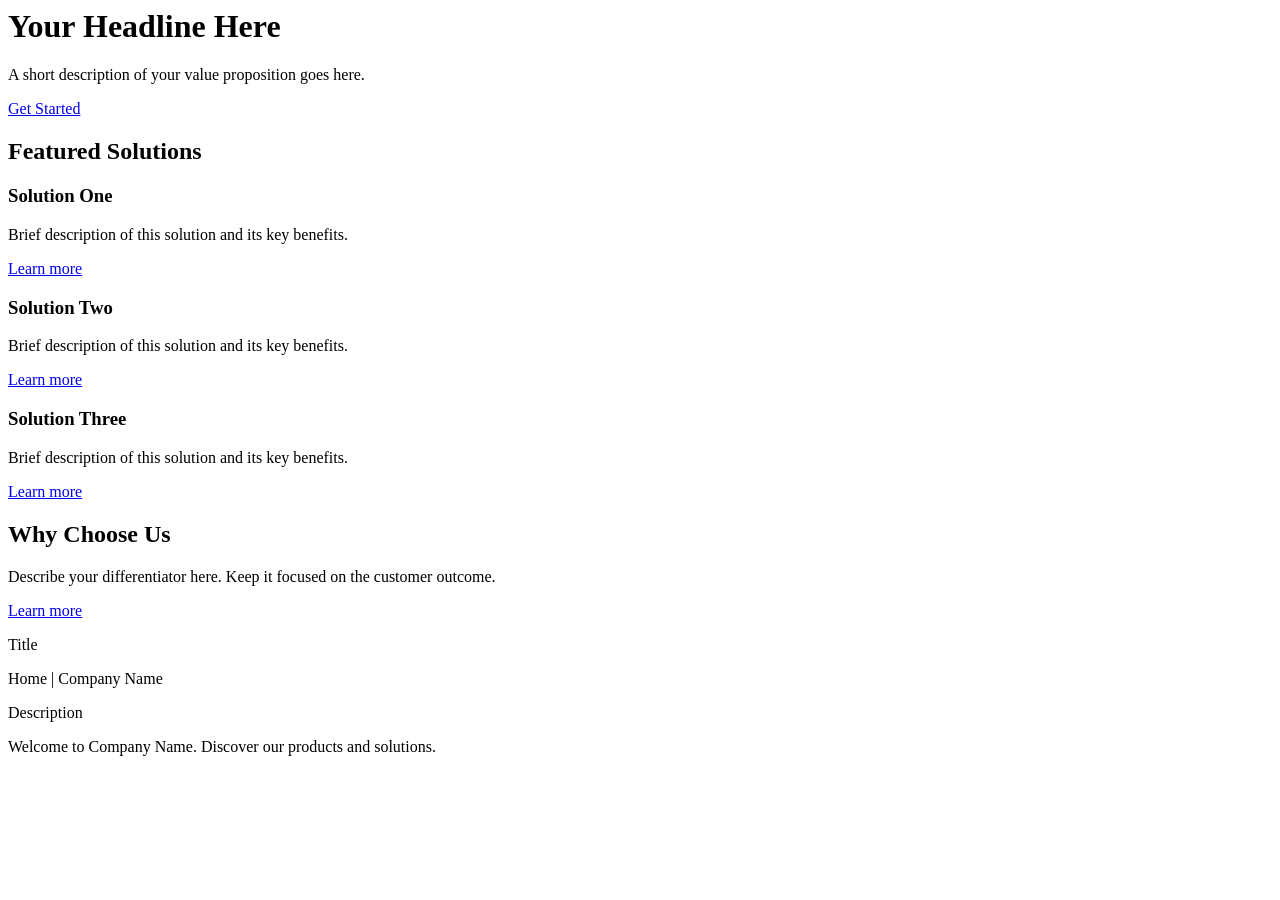
<file: tools/create-content/content/index.html>
<body>
  <header></header>
  <main>
    <div>
      <div class="hero">
        <div>
          <div>
            <h1>Your Headline Here</h1>
            <p>A short description of your value proposition goes here.</p>
            <p><a href="/products">Get Started</a></p>
          </div>
        </div>
      </div>
    </div>
    <div>
      <h2>Featured Solutions</h2>
      <div class="cards">
        <div>
          <div></div>
          <div>
            <h3>Solution One</h3>
            <p>Brief description of this solution and its key benefits.</p>
            <p><a href="/solutions/solution-one">Learn more</a></p>
          </div>
        </div>
        <div>
          <div></div>
          <div>
            <h3>Solution Two</h3>
            <p>Brief description of this solution and its key benefits.</p>
            <p><a href="/solutions/solution-two">Learn more</a></p>
          </div>
        </div>
        <div>
          <div></div>
          <div>
            <h3>Solution Three</h3>
            <p>Brief description of this solution and its key benefits.</p>
            <p><a href="/solutions/solution-three">Learn more</a></p>
          </div>
        </div>
      </div>
    </div>
    <div>
      <div class="columns">
        <div>
          <div>
            <h2>Why Choose Us</h2>
            <p>Describe your differentiator here. Keep it focused on the customer outcome.</p>
            <p><a href="/about">Learn more</a></p>
          </div>
          <div></div>
        </div>
      </div>
    </div>
    <div>
      <div class="metadata">
        <div>
          <div><p>Title</p></div>
          <div><p>Home | Company Name</p></div>
        </div>
        <div>
          <div><p>Description</p></div>
          <div><p>Welcome to Company Name. Discover our products and solutions.</p></div>
        </div>
      </div>
    </div>
  </main>
  <footer></footer>
</body>
</file>
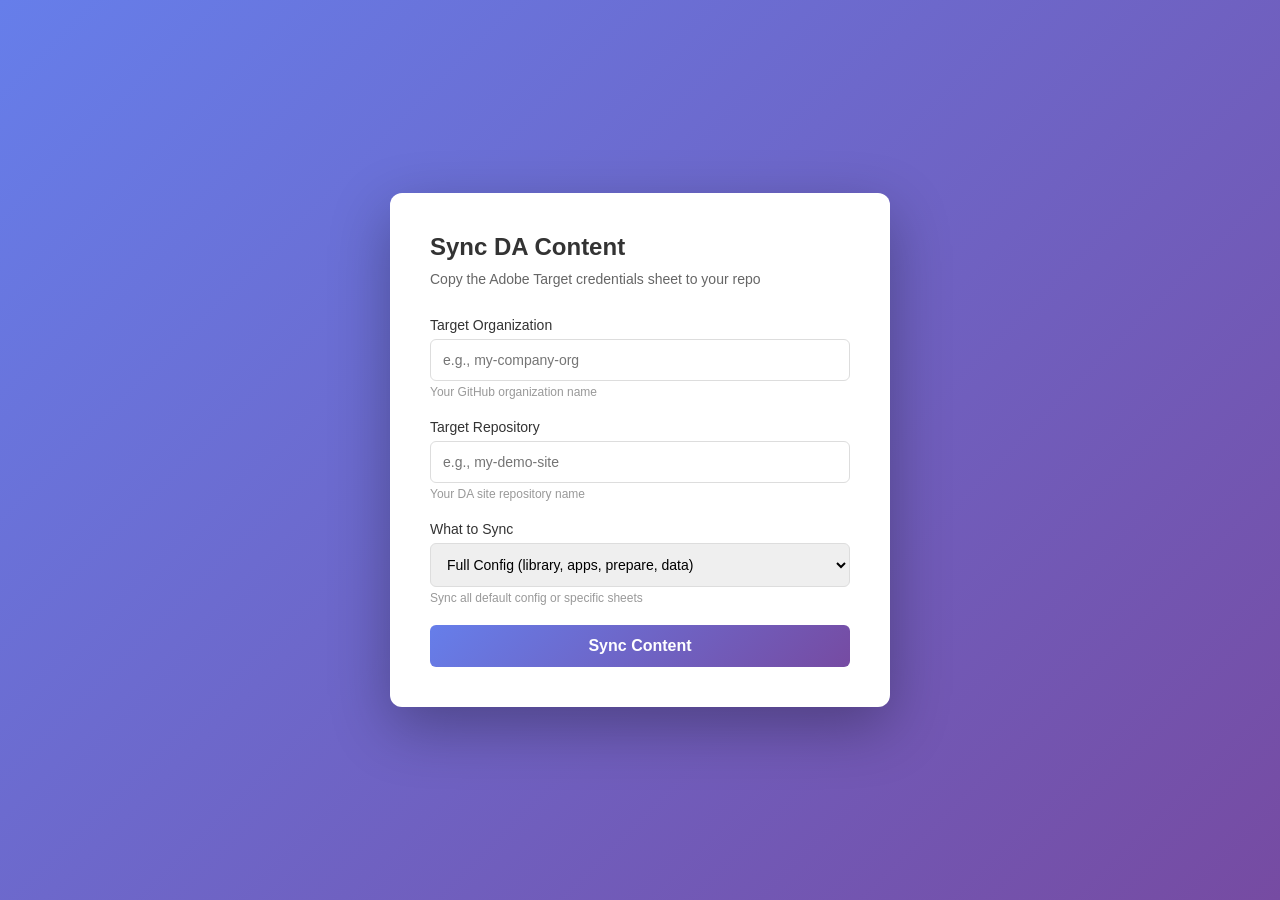
<file: sync-content.html>
<!DOCTYPE html>
<html lang="en">
<head>
  <meta charset="UTF-8">
  <meta name="viewport" content="width=device-width, initial-scale=1.0">
  <title>Sync DA Content</title>
  <style>
    * { margin: 0; padding: 0; box-sizing: border-box; }
    body {
      font-family: -apple-system, BlinkMacSystemFont, "Segoe UI", Roboto, sans-serif;
      background: linear-gradient(135deg, #667eea 0%, #764ba2 100%);
      min-height: 100vh;
      display: flex;
      align-items: center;
      justify-content: center;
      padding: 20px;
    }
    .container {
      background: white;
      border-radius: 12px;
      box-shadow: 0 20px 60px rgba(0, 0, 0, 0.3);
      max-width: 500px;
      width: 100%;
      padding: 40px;
    }
    h1 {
      font-size: 24px;
      margin-bottom: 10px;
      color: #333;
    }
    .subtitle {
      font-size: 14px;
      color: #666;
      margin-bottom: 30px;
    }
    .form-group {
      margin-bottom: 20px;
    }
    label {
      display: block;
      font-size: 14px;
      font-weight: 500;
      color: #333;
      margin-bottom: 6px;
    }
    input, select {
      width: 100%;
      padding: 12px;
      border: 1px solid #ddd;
      border-radius: 6px;
      font-size: 14px;
      font-family: inherit;
    }
    input:focus, select:focus {
      outline: none;
      border-color: #667eea;
      box-shadow: 0 0 0 3px rgba(102, 126, 234, 0.1);
    }
    .hint {
      font-size: 12px;
      color: #999;
      margin-top: 4px;
    }
    button {
      width: 100%;
      padding: 12px;
      background: linear-gradient(135deg, #667eea 0%, #764ba2 100%);
      color: white;
      border: none;
      border-radius: 6px;
      font-size: 16px;
      font-weight: 600;
      cursor: pointer;
      transition: transform 0.2s, box-shadow 0.2s;
    }
    button:hover:not(:disabled) {
      transform: translateY(-2px);
      box-shadow: 0 10px 20px rgba(102, 126, 234, 0.3);
    }
    button:disabled {
      opacity: 0.5;
      cursor: not-allowed;
    }
    .status {
      margin-top: 20px;
      padding: 12px;
      border-radius: 6px;
      font-size: 14px;
      display: none;
    }
    .status.success {
      background: #ecfdf5;
      color: #065f46;
      border: 1px solid #a7f3d0;
      display: block;
    }
    .status.error {
      background: #fef2f2;
      color: #991b1b;
      border: 1px solid #fecaca;
      display: block;
    }
    .status.loading {
      background: #eff6ff;
      color: #1e40af;
      border: 1px solid #bfdbfe;
      display: block;
    }
    .spinner {
      display: inline-block;
      width: 12px;
      height: 12px;
      border: 2px solid #1e40af;
      border-top: 2px solid transparent;
      border-radius: 50%;
      animation: spin 0.6s linear infinite;
      margin-right: 6px;
    }
    @keyframes spin {
      to { transform: rotate(360deg); }
    }
  </style>
</head>
<body>
  <div class="container">
    <h1>Sync DA Content</h1>
    <p class="subtitle">Copy the Adobe Target credentials sheet to your repo</p>

    <form id="syncForm">
      <div class="form-group">
        <label for="targetOrg">Target Organization</label>
        <input
          type="text"
          id="targetOrg"
          name="targetOrg"
          placeholder="e.g., my-company-org"
          required
        >
        <div class="hint">Your GitHub organization name</div>
      </div>

      <div class="form-group">
        <label for="targetRepo">Target Repository</label>
        <input
          type="text"
          id="targetRepo"
          name="targetRepo"
          placeholder="e.g., my-demo-site"
          required
        >
        <div class="hint">Your DA site repository name</div>
      </div>

      <div class="form-group">
        <label for="syncMode">What to Sync</label>
        <select id="syncMode" name="syncMode">
          <option value="config">Full Config (library, apps, prepare, data)</option>
          <option value="sheet">Single Sheet...</option>
        </select>
        <div class="hint">Sync all default config or specific sheets</div>
      </div>

      <div class="form-group" id="sheetGroup" style="display: none;">
        <label for="sheetPath">Sheet to Sync</label>
        <select id="sheetPath" name="sheetPath">
          <option value=".da/adobe-target.json">Adobe Target Credentials (.da/adobe-target.json)</option>
          <option value=".da/adobe-workfront.json">Adobe Workfront Config (.da/adobe-workfront.json)</option>
          <option value="metadata.json">Metadata (metadata.json)</option>
          <option value="custom">Custom Path...</option>
        </select>
        <div class="hint">Select which sheet to copy</div>
      </div>

      <div class="form-group" id="customPathGroup" style="display: none;">
        <label for="customPath">Custom Sheet Path</label>
        <input
          type="text"
          id="customPath"
          name="customPath"
          placeholder="e.g., .da/my-custom-sheet.json"
        >
      </div>

      <button type="submit" id="syncBtn">Sync Content</button>

      <div id="status" class="status"></div>
    </form>
  </div>

  <script>
    const form = document.getElementById('syncForm');
    const statusDiv = document.getElementById('status');
    const syncModeSelect = document.getElementById('syncMode');
    const sheetGroup = document.getElementById('sheetGroup');
    const sheetPathSelect = document.getElementById('sheetPath');
    const customPathGroup = document.getElementById('customPathGroup');
    const syncBtn = document.getElementById('syncBtn');

    // Toggle sheet selection based on sync mode
    syncModeSelect.addEventListener('change', () => {
      sheetGroup.style.display = syncModeSelect.value === 'sheet' ? 'block' : 'none';
    });

    // Toggle custom path input
    sheetPathSelect.addEventListener('change', () => {
      customPathGroup.style.display = sheetPathSelect.value === 'custom' ? 'block' : 'none';
    });

    form.addEventListener('submit', async (e) => {
      e.preventDefault();

      const targetOrg = document.getElementById('targetOrg').value.trim();
      const targetRepo = document.getElementById('targetRepo').value.trim();
      const syncMode = syncModeSelect.value;

      if (!targetOrg || !targetRepo) {
        showStatus('Please fill in all fields', 'error');
        return;
      }

      if (syncMode === 'config') {
        await syncConfig(targetOrg, targetRepo);
      } else {
        let sheetPath = sheetPathSelect.value;

        if (sheetPath === 'custom') {
          sheetPath = document.getElementById('customPath').value.trim();
          if (!sheetPath) {
            showStatus('Please enter a custom sheet path', 'error');
            return;
          }
        }

        await syncSheet(targetOrg, targetRepo, sheetPath);
      }
    });

    async function syncConfig(org, repo) {
      syncBtn.disabled = true;
      showStatus('Syncing full config (library, apps, prepare, data)...', 'loading');

      try {
        const actionUrl = `/actions/sync-config?targetOrg=${encodeURIComponent(org)}&targetRepo=${encodeURIComponent(repo)}`;

        const resp = await fetch(actionUrl, {
          method: 'GET',
          headers: { Accept: 'application/json' },
        });

        const data = await resp.json();

        if (!resp.ok) {
          throw new Error(data.error || `HTTP ${resp.status}`);
        }

        showStatus(`✓ Config synced! ${data.sheets.synced.length} sheet(s) to ${org}/${repo}`, 'success');
        form.reset();
      } catch (err) {
        showStatus(`✗ Error: ${err.message}`, 'error');
      } finally {
        syncBtn.disabled = false;
      }
    }

    async function syncSheet(org, repo, path) {
      syncBtn.disabled = true;
      showStatus('Syncing sheet...', 'loading');

      try {
        const actionUrl = `/actions/sync-da-sheet?targetOrg=${encodeURIComponent(org)}&targetRepo=${encodeURIComponent(repo)}&sheetPath=${encodeURIComponent(path)}`;

        const resp = await fetch(actionUrl, {
          method: 'GET',
          headers: { Accept: 'application/json' },
        });

        const data = await resp.json();

        if (!resp.ok) {
          throw new Error(data.error || `HTTP ${resp.status}`);
        }

        showStatus(`✓ Successfully synced ${path} to ${org}/${repo}`, 'success');
        form.reset();
      } catch (err) {
        showStatus(`✗ Error: ${err.message}`, 'error');
      } finally {
        syncBtn.disabled = false;
      }
    }

    function showStatus(message, type) {
      statusDiv.className = `status ${type}`;
      if (type === 'loading') {
        statusDiv.innerHTML = `<span class="spinner"></span>${message}`;
      } else {
        statusDiv.innerHTML = message;
      }
    }
  </script>
</body>
</html>
</file>
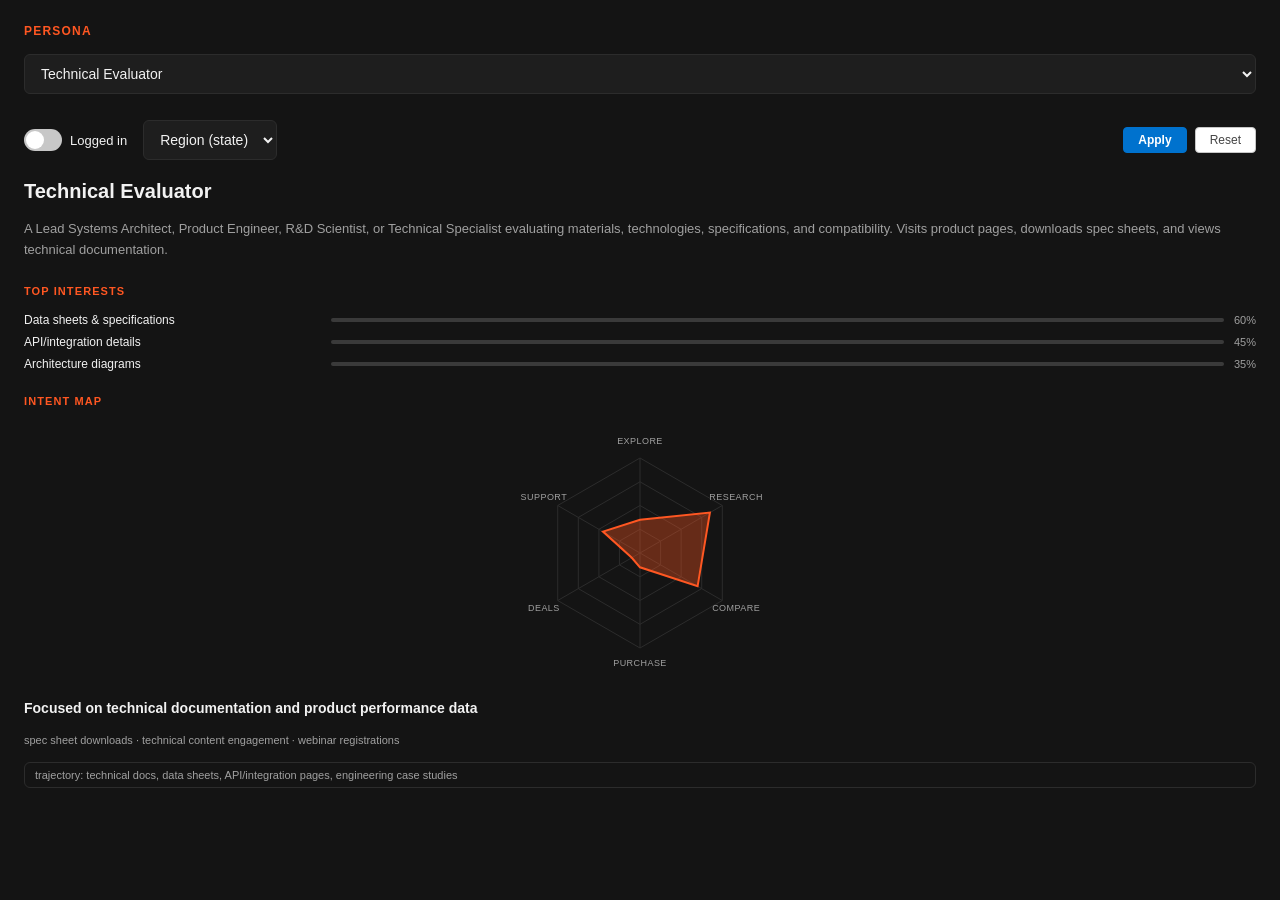
<file: tools/persona/persona.html>
<!DOCTYPE html>
<html>
  <head>
    <title>Persona</title>
    <meta charset="utf-8"/>
    <meta name="viewport" content="width=device-width, initial-scale=1"/>
    <link rel="icon" href="data:,">
    <link rel="stylesheet" href="/tools/persona/persona.css">
    <script src="/tools/persona/persona.js" type="module"></script>
  </head>
  <body>
    <div class="persona-app">
      <div class="persona-label">Persona</div>

      <select class="persona-select" id="persona-select"></select>

      <div class="persona-controls">
        <label class="persona-toggle">
          <input type="checkbox" id="persona-loggedin">
          <span class="persona-toggle-track" aria-hidden="true"></span>
          <span class="persona-toggle-text">Logged in</span>
        </label>
        <select class="persona-select persona-region-select" id="persona-region" aria-label="Region"></select>
        <div class="persona-actions">
          <button type="button" class="persona-apply" id="persona-apply">Apply</button>
          <button type="button" class="persona-reset" id="persona-reset">Reset</button>
        </div>
      </div>

      <h2 class="persona-name" id="persona-name"></h2>
      <p class="persona-description" id="persona-description"></p>

      <div class="persona-section-label">Top Interests</div>
      <div class="persona-interests" id="persona-interests"></div>

      <div class="persona-section-label">Intent Map</div>
      <div class="persona-radar-wrap">
        <svg class="persona-radar" id="persona-radar" viewBox="0 0 260 260"></svg>
      </div>

      <p class="persona-summary" id="persona-summary"></p>

      <div class="persona-metrics" id="persona-metrics"></div>
      <div class="persona-trajectory" id="persona-trajectory"></div>
    </div>
  </body>
</html>
</file>
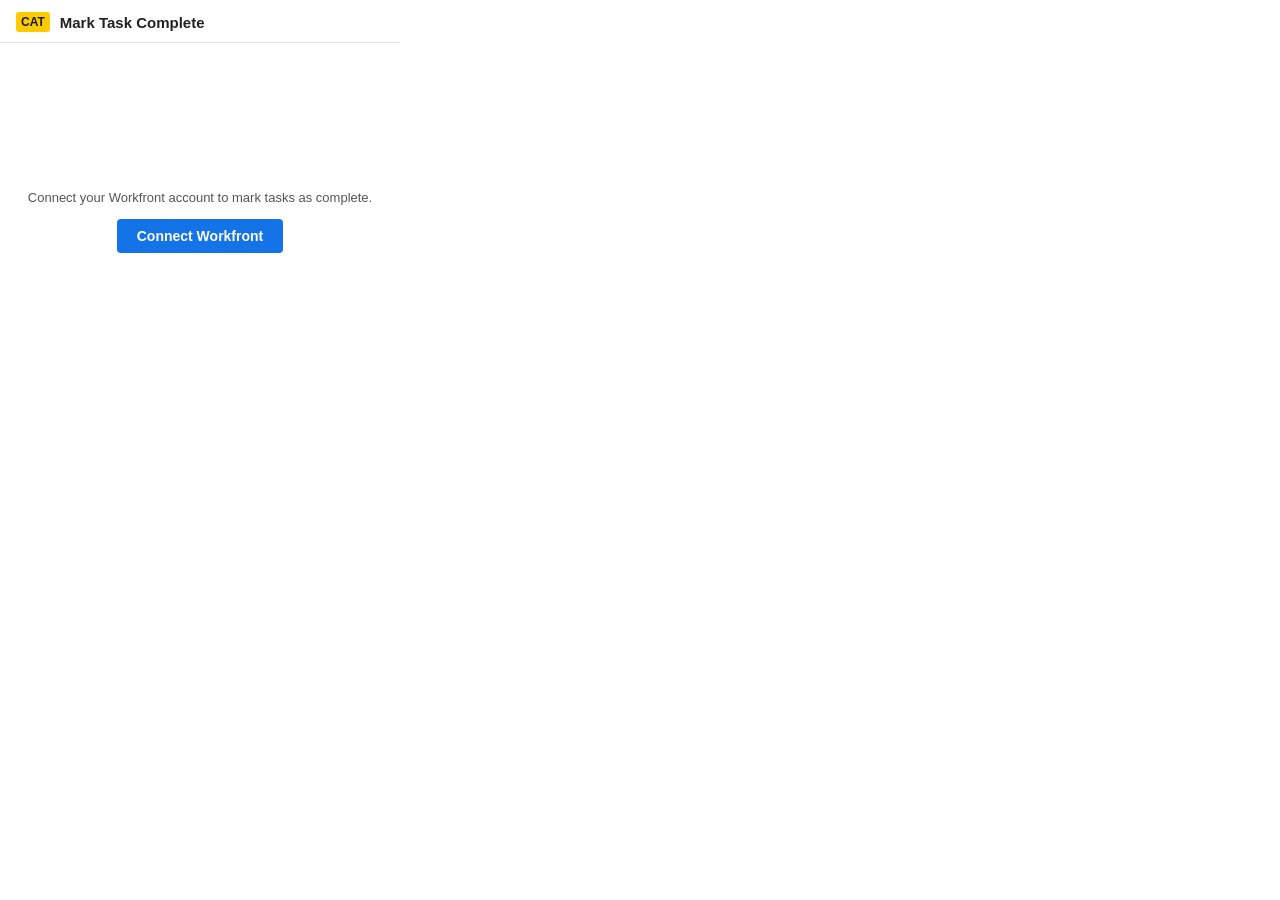
<file: tools/workfront/approval.html>
<!DOCTYPE html>
<html>
  <head>
    <title>Mark Task Complete</title>
    <meta name="viewport" content="width=device-width, initial-scale=1">
    <link rel="icon" href="data:,">
    <style>
      *, *::before, *::after { box-sizing: border-box; }
      html, body {
        margin: 0; padding: 0;
        width: 400px; height: 400px;
        overflow: hidden;
        font-family: adobe-clean, 'Source Sans Pro', ui-sans-serif, sans-serif;
        font-size: 14px;
        color: #222;
        background: #fff;
      }
    </style>
    <script src="/tools/workfront/approval.js" type="module"></script>
  </head>
  <body></body>
</html>
</file>
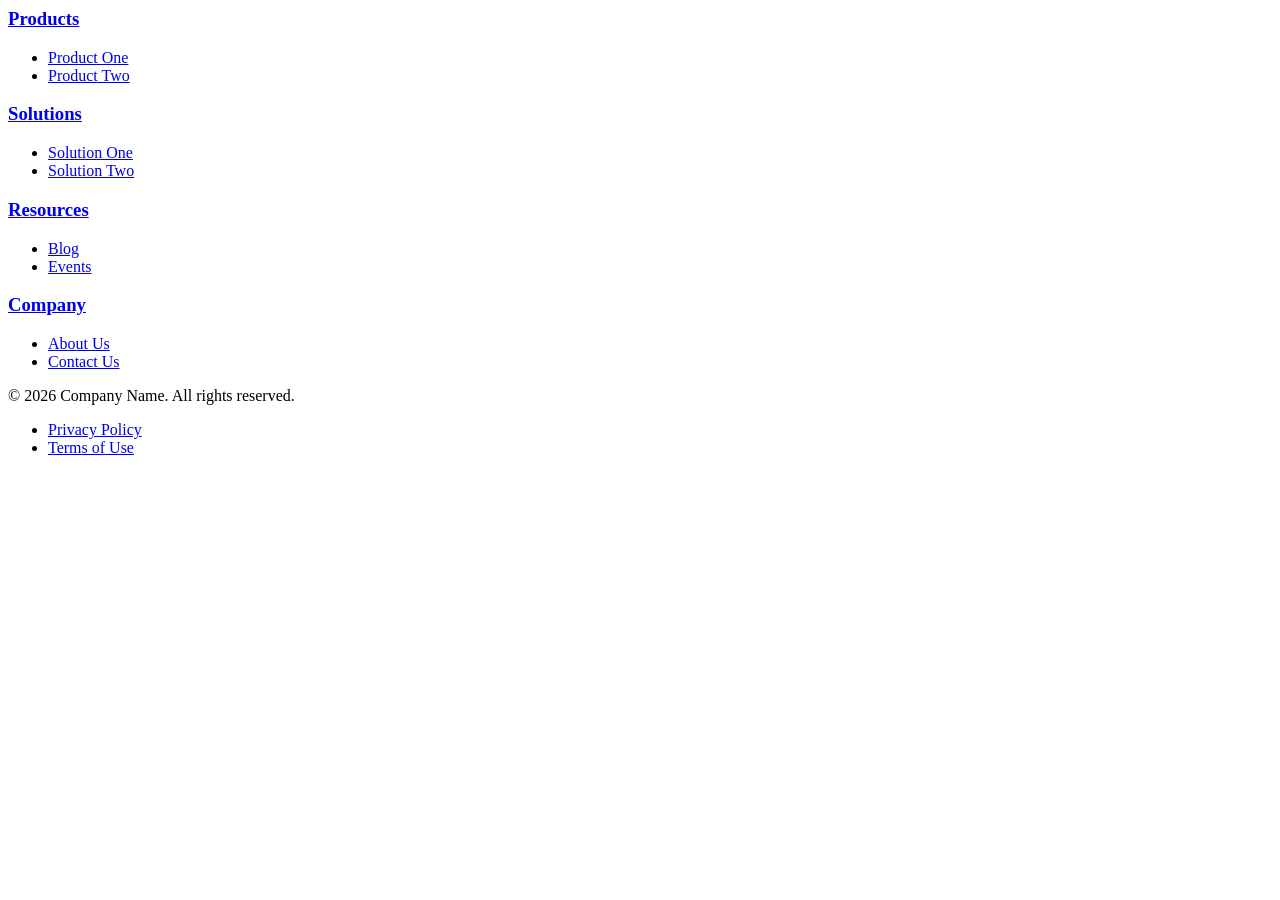
<file: tools/create-content/content/footer.html>
<body>
  <header></header>
  <main>
    <div>
      <h3><a href="/products">Products</a></h3>
      <ul>
        <li><a href="/products/product-one">Product One</a></li>
        <li><a href="/products/product-two">Product Two</a></li>
      </ul>
      <h3><a href="/solutions">Solutions</a></h3>
      <ul>
        <li><a href="/solutions/solution-one">Solution One</a></li>
        <li><a href="/solutions/solution-two">Solution Two</a></li>
      </ul>
      <h3><a href="/resources">Resources</a></h3>
      <ul>
        <li><a href="/resources/blog">Blog</a></li>
        <li><a href="/resources/events">Events</a></li>
      </ul>
      <h3><a href="/about">Company</a></h3>
      <ul>
        <li><a href="/about">About Us</a></li>
        <li><a href="/contact">Contact Us</a></li>
      </ul>
    </div>
    <div>
      <p>© 2026 Company Name. All rights reserved.</p>
      <ul>
        <li><a href="/privacy">Privacy Policy</a></li>
        <li><a href="/terms">Terms of Use</a></li>
      </ul>
    </div>
  </main>
  <footer></footer>
</body>
</file>
<file: tools/persona/persona.css>
:root {
  --persona-bg: #141414;
  --persona-accent: #ff5722;
  --persona-text: #f2f2f2;
  --persona-muted: #a0a0a0;
  --persona-track: #3a3a3a;
  --persona-border: #2c2c2c;
}

* {
  box-sizing: border-box;
}

html,
body {
  margin: 0;
  min-height: 100%;
  background-color: var(--persona-bg);
  color: var(--persona-text);
  font-family: 'Helvetica Neue', Arial, sans-serif;
}

.persona-app {
  padding: 24px;
  display: flex;
  flex-direction: column;
  gap: 16px;
}

.persona-label {
  font-size: 12px;
  font-weight: 700;
  letter-spacing: 0.1em;
  text-transform: uppercase;
  color: var(--persona-accent);
}

.persona-select {
  width: 100%;
  padding: 10px 12px;
  background-color: #1e1e1e;
  color: var(--persona-text);
  border: 1px solid var(--persona-border);
  border-radius: 6px;
  font-size: 14px;
}

.persona-name {
  margin: 0;
  font-size: 20px;
  font-weight: 700;
}

.persona-description {
  margin: 0;
  font-size: 13px;
  line-height: 1.6;
  color: var(--persona-muted);
}

.persona-section-label {
  margin-top: 8px;
  font-size: 11px;
  font-weight: 700;
  letter-spacing: 0.1em;
  text-transform: uppercase;
  color: var(--persona-accent);
}

.persona-interests {
  display: flex;
  flex-direction: column;
  gap: 8px;
}

.persona-interest {
  display: grid;
  grid-template-columns: 1fr 3fr auto;
  align-items: center;
  gap: 10px;
  font-size: 12px;
}

.persona-interest-label {
  overflow: hidden;
  white-space: nowrap;
  text-overflow: ellipsis;
}

.persona-interest-track {
  height: 4px;
  border-radius: 2px;
  background-color: var(--persona-track);
  overflow: hidden;
}

.persona-interest-fill {
  height: 100%;
  background-color: var(--persona-accent);
}

.persona-interest-value {
  color: var(--persona-muted);
  font-size: 11px;
}

.persona-radar-wrap {
  display: flex;
  justify-content: center;
}

.persona-radar {
  width: 100%;
  max-width: 260px;
}

.persona-radar-grid {
  fill: none;
  stroke: var(--persona-border);
  stroke-width: 1;
}

.persona-radar-axis {
  stroke: var(--persona-border);
  stroke-width: 1;
}

.persona-radar-shape {
  fill: color-mix(in srgb, var(--persona-accent) 35%, transparent);
  stroke: var(--persona-accent);
  stroke-width: 2;
}

.persona-radar-label {
  fill: var(--persona-muted);
  font-size: 9px;
  text-transform: uppercase;
  letter-spacing: 0.05em;
}

.persona-summary {
  margin: 0;
  font-size: 14px;
  font-weight: 700;
  line-height: 1.4;
}

.persona-metrics {
  font-size: 11px;
  color: var(--persona-muted);
}

.persona-trajectory {
  display: inline-block;
  padding: 6px 10px;
  border: 1px solid var(--persona-border);
  border-radius: 6px;
  font-size: 11px;
  color: var(--persona-muted);
}

/* persona simulation controls (logged-in toggle + region) */
.persona-controls {
  display: flex;
  align-items: center;
  gap: 16px;
  margin: 10px 0 4px;
}

.persona-toggle {
  display: inline-flex;
  align-items: center;
  gap: 8px;
  cursor: pointer;
  user-select: none;
  font-size: 13px;
}

.persona-toggle input {
  position: absolute;
  opacity: 0;
  width: 0;
  height: 0;
}

.persona-toggle-track {
  position: relative;
  width: 38px;
  height: 22px;
  border-radius: 11px;
  background: #c7c7c7;
  transition: background 0.15s ease;
  flex: 0 0 auto;
}

.persona-toggle-track::after {
  content: "";
  position: absolute;
  top: 2px;
  left: 2px;
  width: 18px;
  height: 18px;
  border-radius: 50%;
  background: #fff;
  transition: transform 0.15s ease;
}

.persona-toggle input:checked + .persona-toggle-track {
  background: #0072ce;
}

.persona-toggle input:checked + .persona-toggle-track::after {
  transform: translateX(16px);
}

.persona-region-select {
  flex: 0 0 auto;
  width: auto;
  min-width: 120px;
  margin: 0;
}

.persona-actions {
  margin-left: auto;
  display: inline-flex;
  gap: 8px;
}

.persona-apply,
.persona-reset {
  border: 1px solid #c7c7c7;
  background: #fff;
  color: #444;
  font: inherit;
  font-size: 12px;
  padding: 5px 14px;
  border-radius: 4px;
  cursor: pointer;
}

.persona-apply {
  border-color: #0072ce;
  background: #0072ce;
  color: #fff;
  font-weight: 600;
}

.persona-apply:hover {
  background: #005bb0;
  border-color: #005bb0;
}

.persona-reset:hover {
  background: #f5f5f5;
  color: #000;
}
</file>
